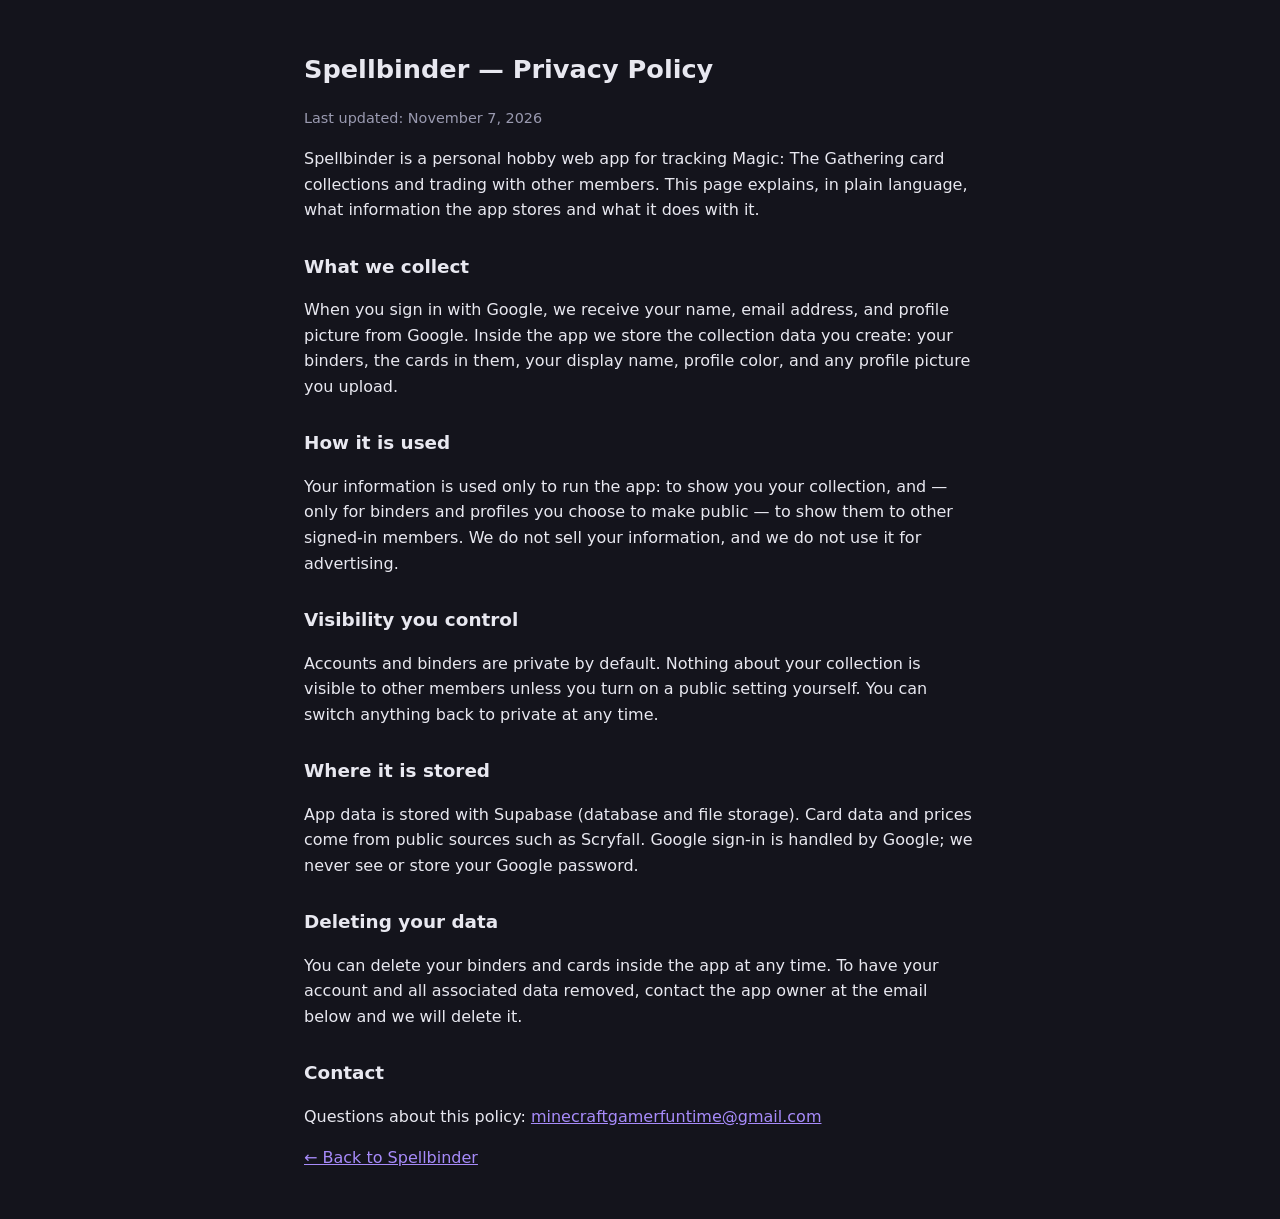
<file: privacy.html>
<!DOCTYPE html>
<html lang="en">
<head>
<meta charset="utf-8">
<meta name="viewport" content="width=device-width, initial-scale=1">
<title>Spellbinder — Privacy Policy</title>
<style>
  body { font-family: system-ui, -apple-system, Segoe UI, Roboto, sans-serif; background: #14141c; color: #e8e8f0; margin: 0; padding: 2rem 1rem; line-height: 1.6; }
  main { max-width: 42rem; margin: 0 auto; }
  h1 { font-size: 1.6rem; } h2 { font-size: 1.15rem; margin-top: 1.8rem; }
  a { color: #a78bfa; }
  .muted { color: #9a9ab0; font-size: .9rem; }
</style>
</head>
<body>
<main>
  <h1>Spellbinder — Privacy Policy</h1>
  <p class="muted">Last updated: November 7, 2026</p>

  <p>Spellbinder is a personal hobby web app for tracking Magic: The Gathering card collections and trading with other members. This page explains, in plain language, what information the app stores and what it does with it.</p>

  <h2>What we collect</h2>
  <p>When you sign in with Google, we receive your name, email address, and profile picture from Google. Inside the app we store the collection data you create: your binders, the cards in them, your display name, profile color, and any profile picture you upload.</p>

  <h2>How it is used</h2>
  <p>Your information is used only to run the app: to show you your collection, and — only for binders and profiles you choose to make public — to show them to other signed-in members. We do not sell your information, and we do not use it for advertising.</p>

  <h2>Visibility you control</h2>
  <p>Accounts and binders are private by default. Nothing about your collection is visible to other members unless you turn on a public setting yourself. You can switch anything back to private at any time.</p>

  <h2>Where it is stored</h2>
  <p>App data is stored with Supabase (database and file storage). Card data and prices come from public sources such as Scryfall. Google sign-in is handled by Google; we never see or store your Google password.</p>

  <h2>Deleting your data</h2>
  <p>You can delete your binders and cards inside the app at any time. To have your account and all associated data removed, contact the app owner at the email below and we will delete it.</p>

  <h2>Contact</h2>
  <p>Questions about this policy: <a href="mailto:minecraftgamerfuntime@gmail.com">minecraftgamerfuntime@gmail.com</a></p>

  <p><a href="./">← Back to Spellbinder</a></p>
</main>
</body>
</html>
</file>
